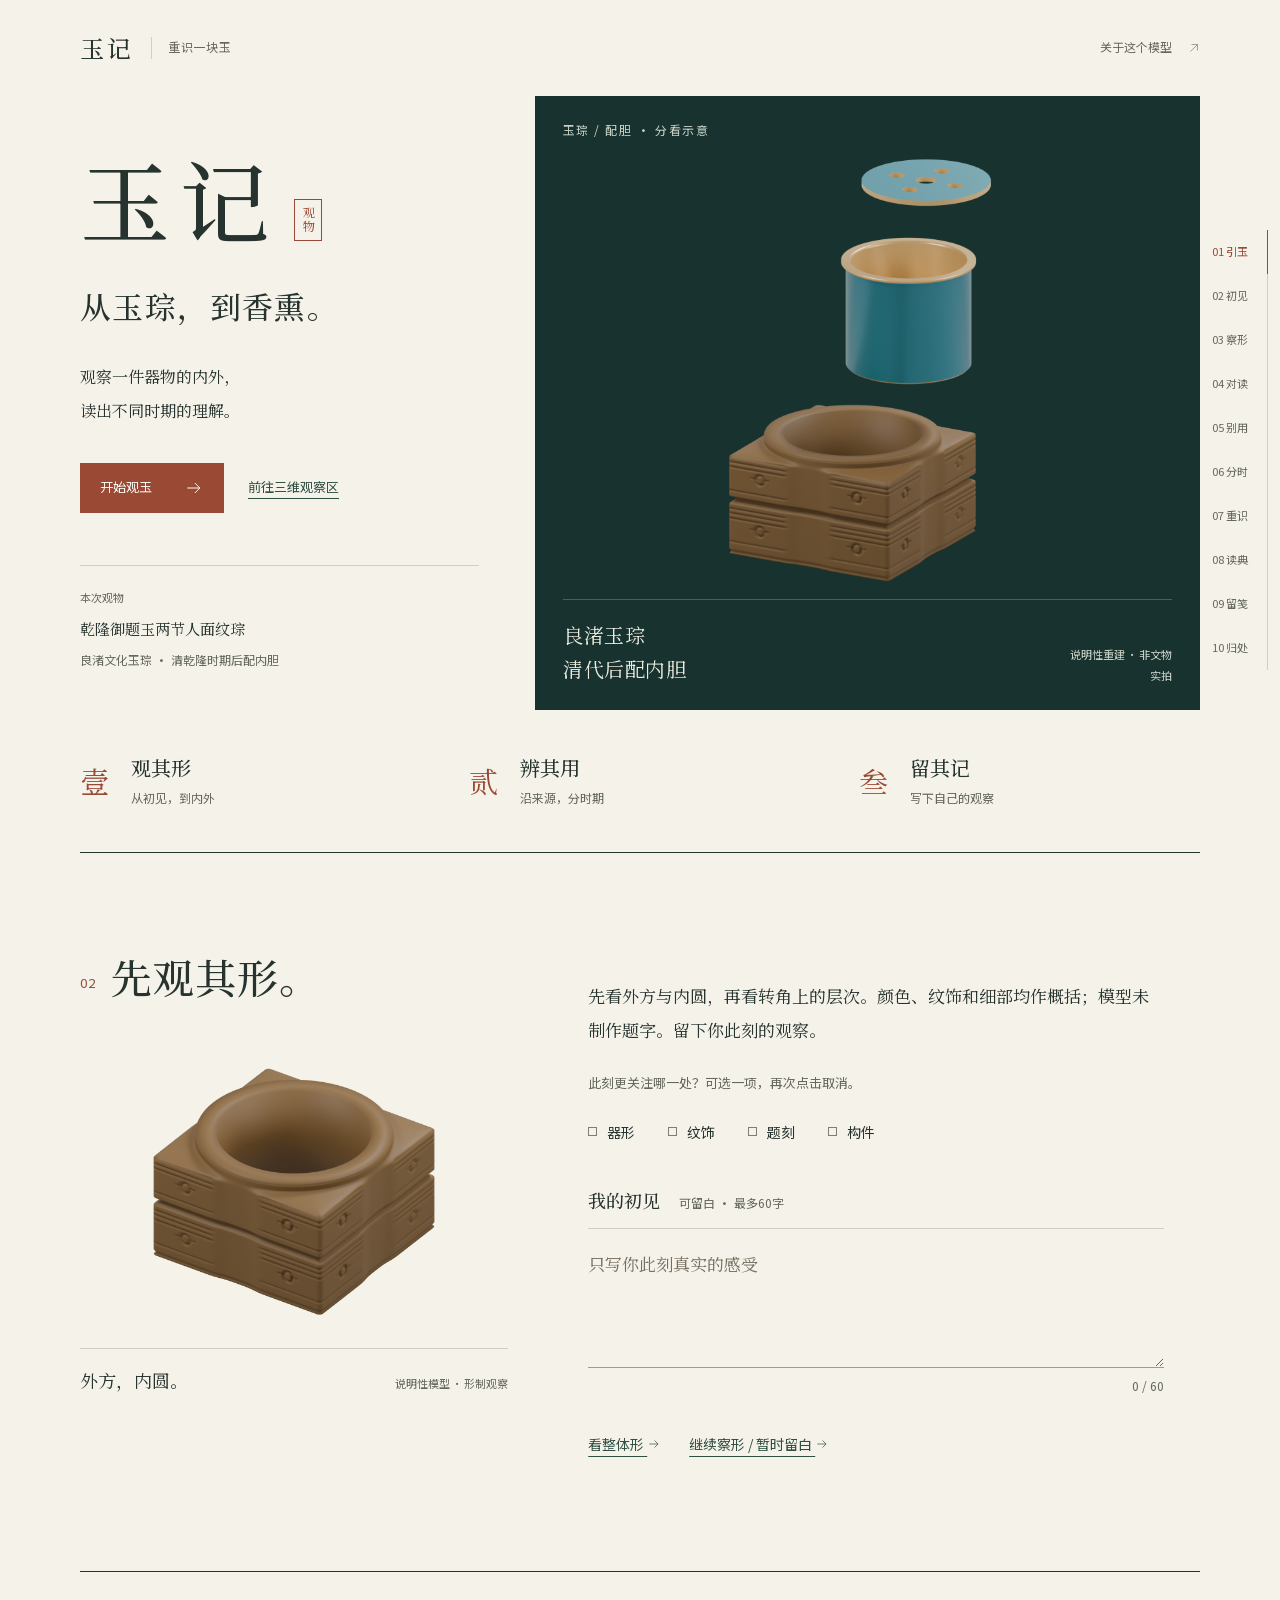
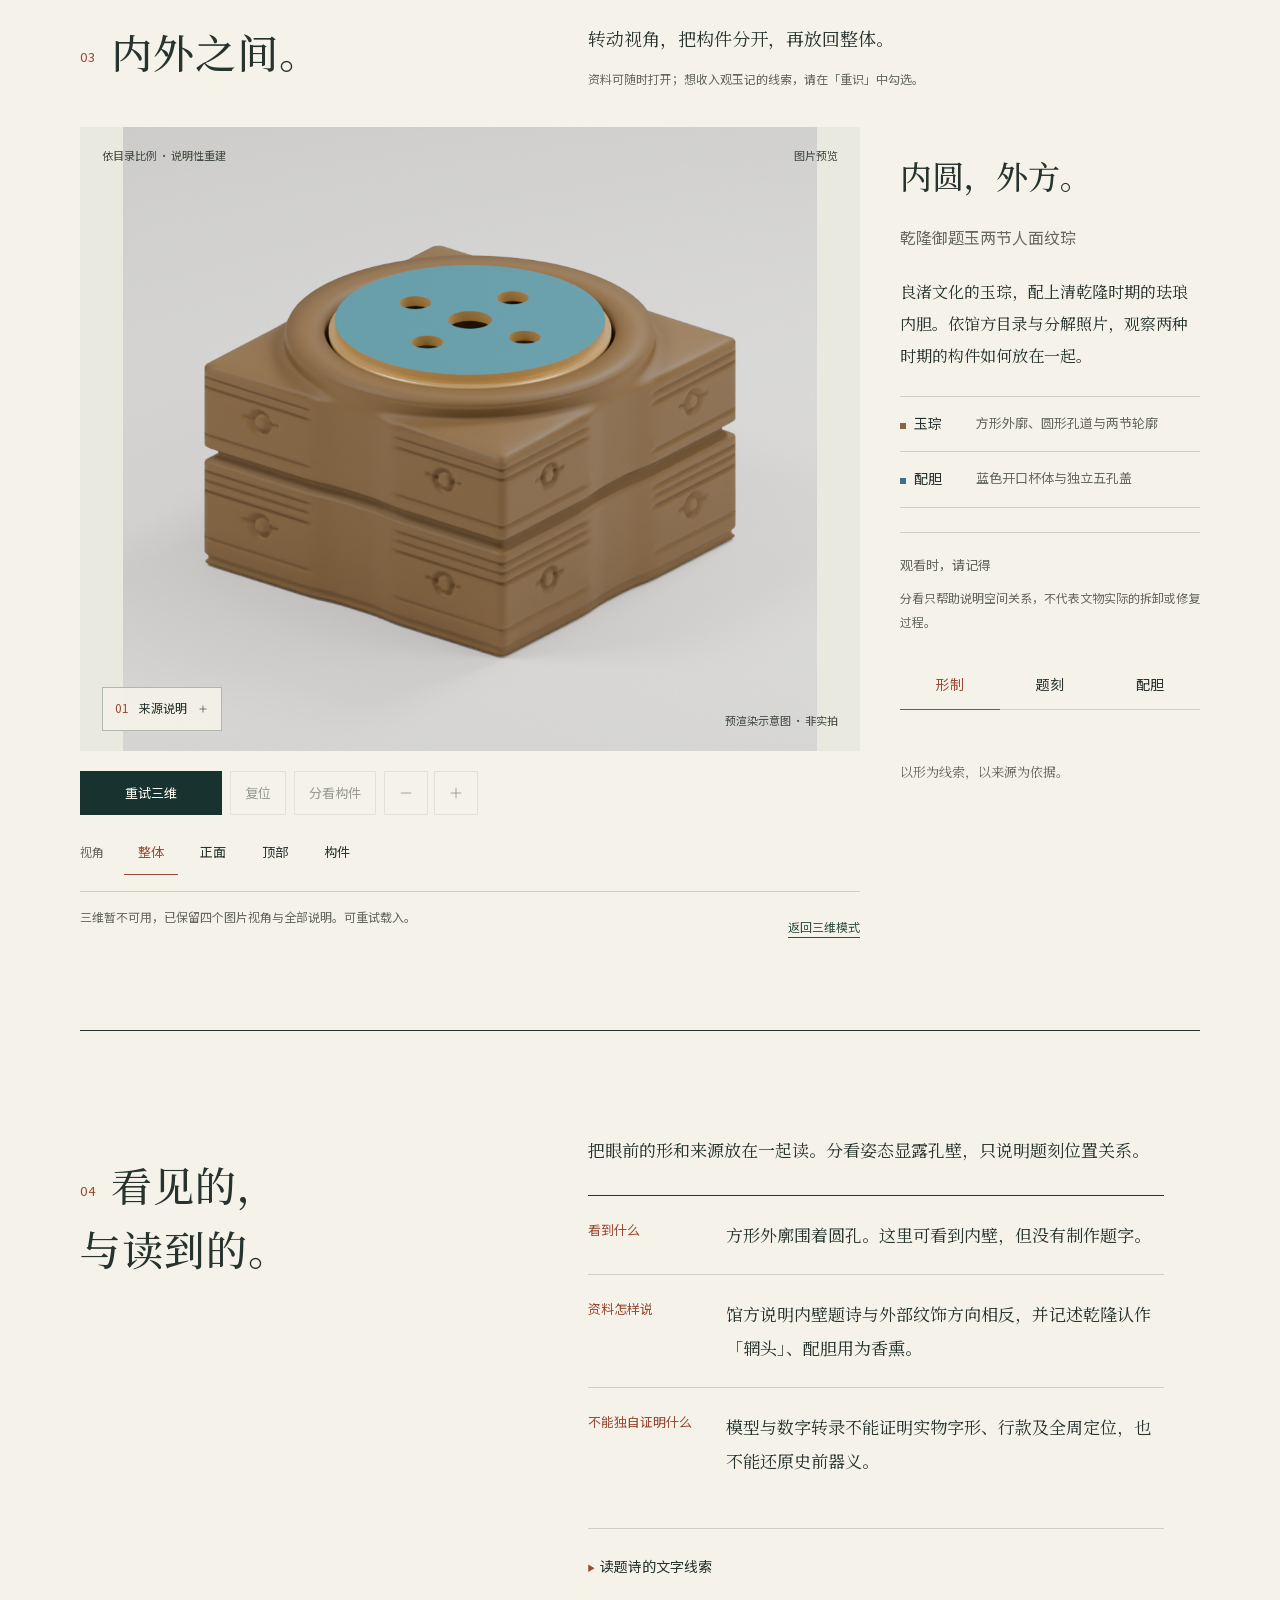
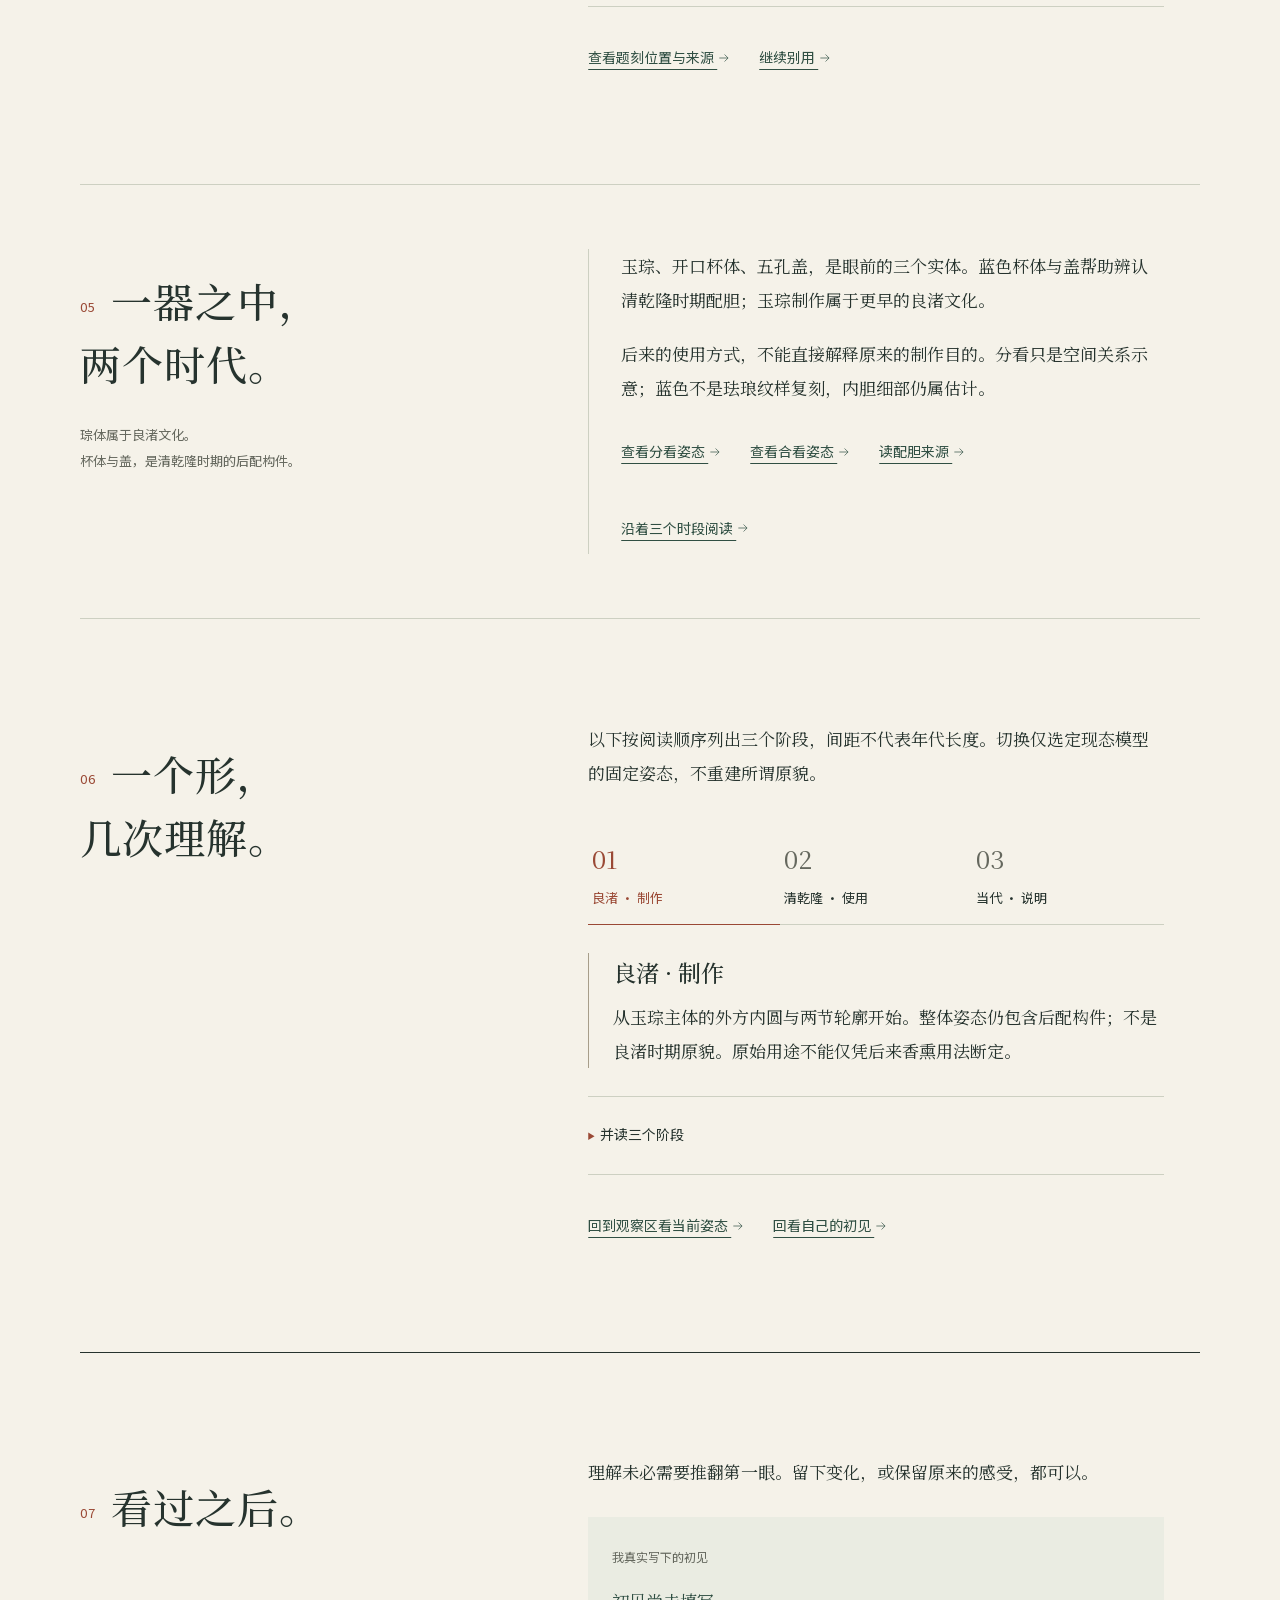
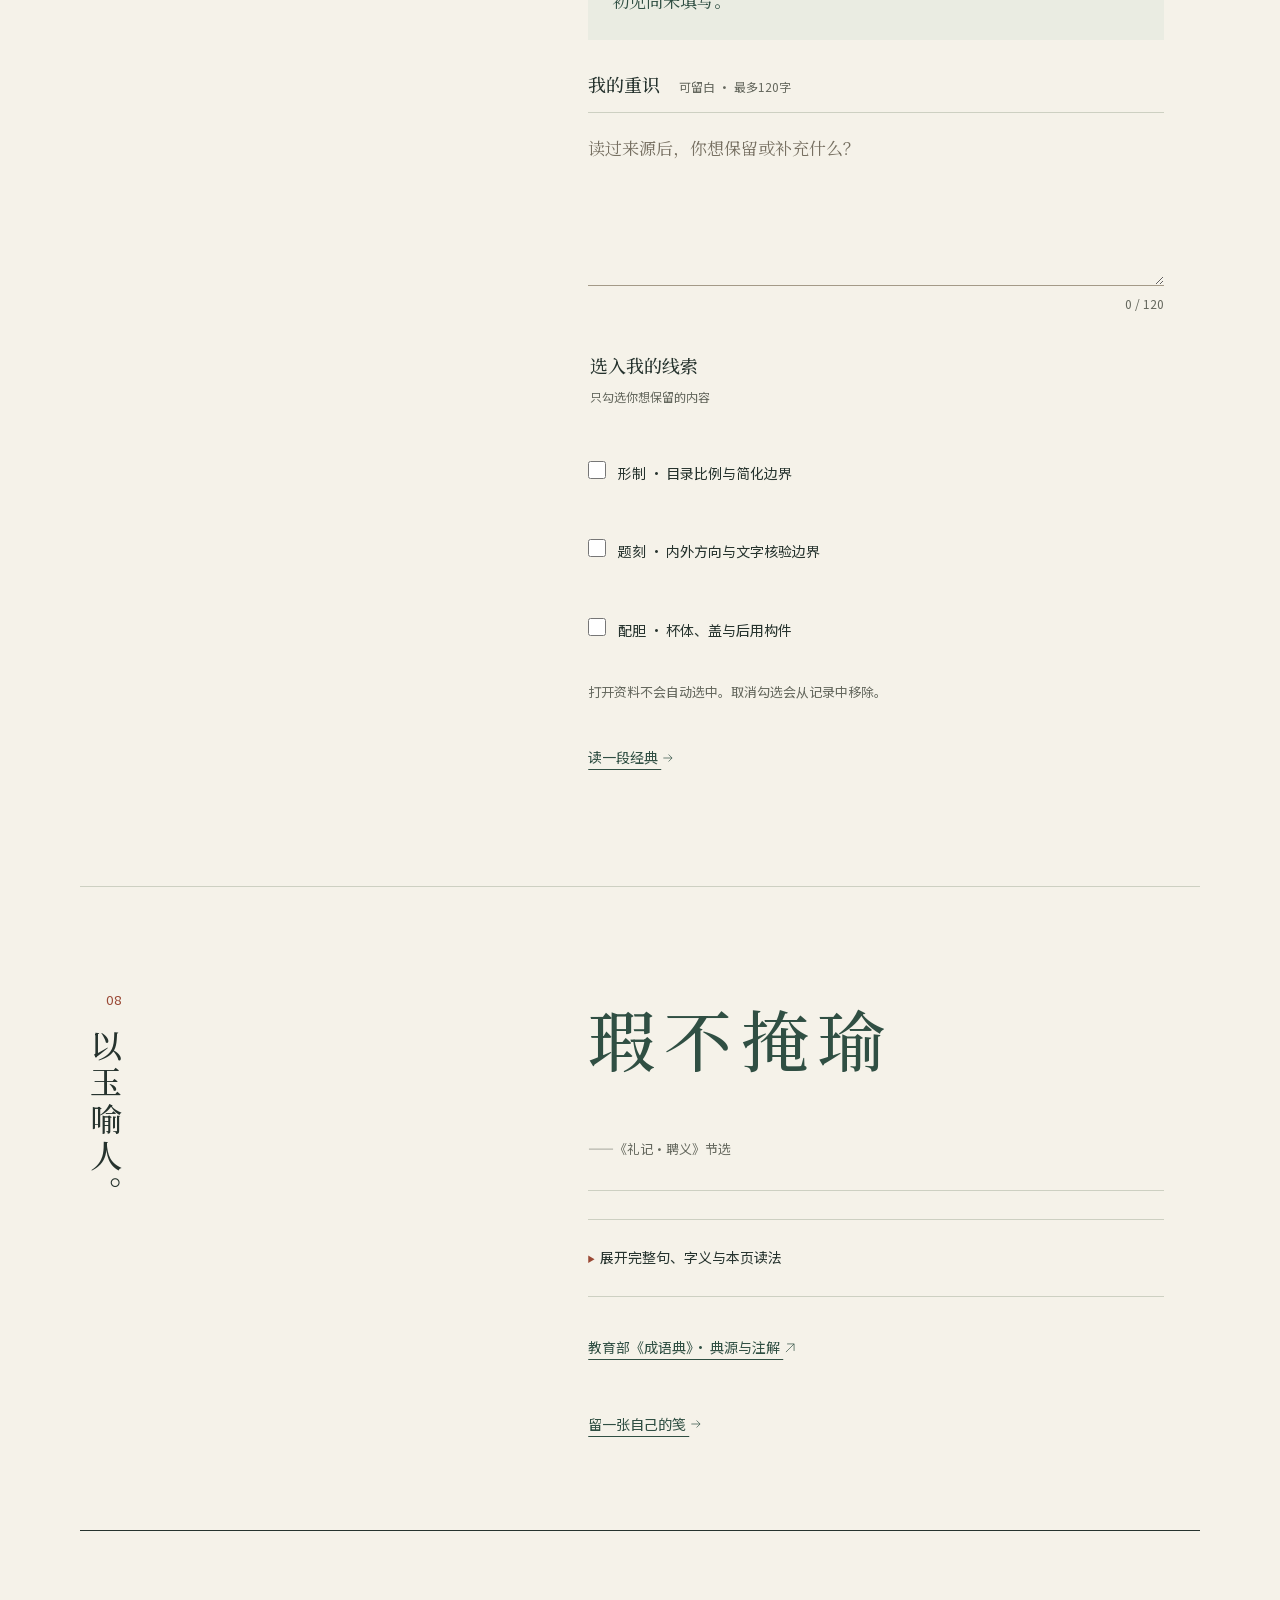
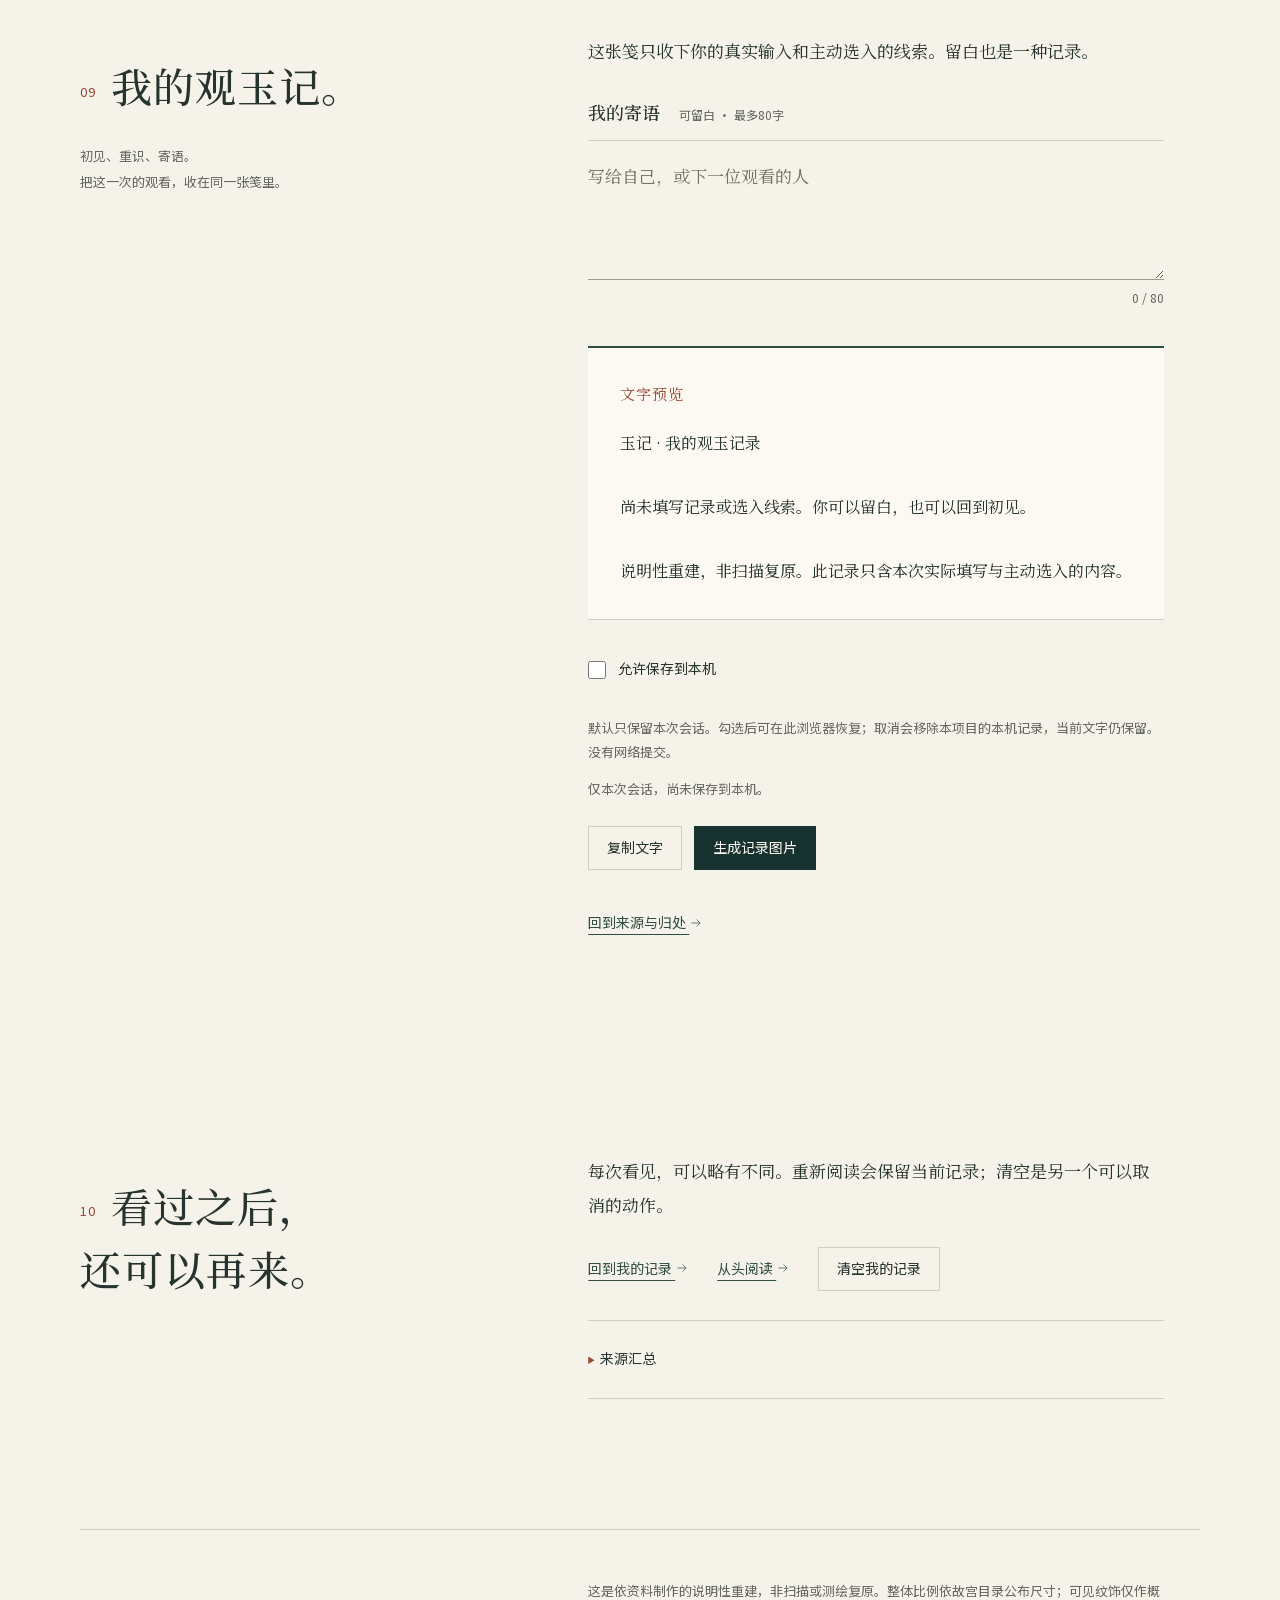
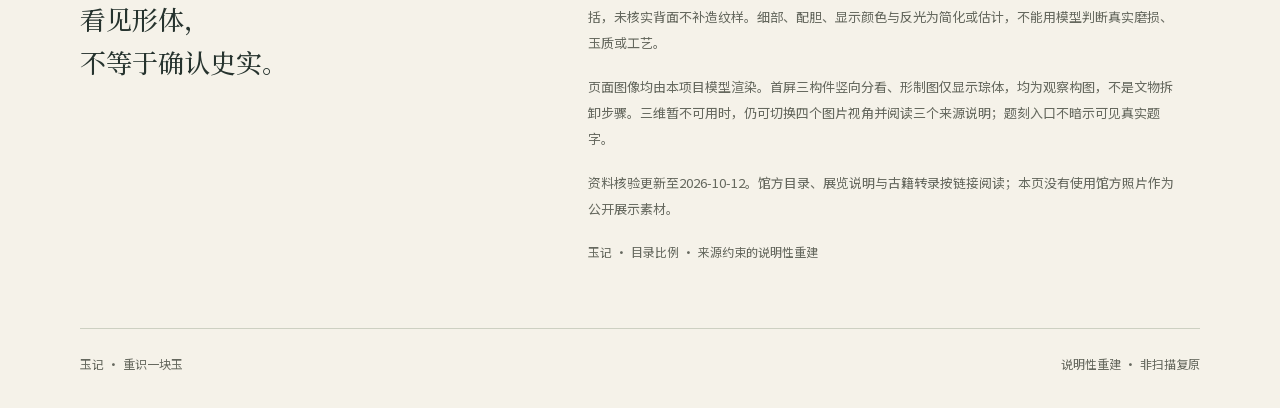
<file: book.html>
<!doctype html>
<html lang="zh-CN">
<head>
  <meta charset="UTF-8">
  <meta name="viewport" content="width=device-width, initial-scale=1">
  <meta name="theme-color" content="#f5f2e9">
  <meta name="description" content="玉记：依目录比例观察乾隆御题玉两节人面纹琮，阅读形制、题刻与配胆的来源。说明性重建，非扫描复原。">
  <title>玉记 · 重识一块玉</title>
  <link rel="icon" href="data:,">
  <link rel="preload" href="./fonts/yuji-book.woff" as="font" type="font/woff" crossorigin>
  <link rel="preload" href="./fonts/yuji-ui.woff" as="font" type="font/woff" crossorigin>
  <script type="module" crossorigin src="./assets/book-DNIT9zGz.js"></script>
  <link rel="modulepreload" crossorigin href="./assets/modulepreload-polyfill-P2Xu9kJm.js">
  <link rel="modulepreload" crossorigin href="./assets/preload-helper-CRzLMJPS.js">
  <link rel="stylesheet" crossorigin href="./assets/book-C7vMOTDB.css">
</head>
<body>
  <a class="skip-link" href="#observatory">跳到观察区</a>
  <header class="site-header">
    <a class="brand" href="#"><span class="seal">玉记</span><span>重识一块玉</span></a>
    <nav aria-label="本页导航"><a href="#about">关于这个模型 <span aria-hidden="true"><svg class="inline-icon" viewBox="0 0 24 24" aria-hidden="true" focusable="false"><path d="M5 19 19 5M7 5h12v12"/></svg></span></a></nav>
  </header>
  <main>
    <nav id="chapter-nav" class="chapter-nav" aria-label="十幕章节">
      <a href="#chapter-01" aria-current="location">01 引玉</a><a href="#chapter-02">02 初见</a><a href="#chapter-03">03 察形</a><a href="#chapter-04">04 对读</a><a href="#chapter-05">05 别用</a><a href="#chapter-06">06 分时</a><a href="#chapter-07">07 重识</a><a href="#chapter-08">08 读典</a><a href="#chapter-09">09 留笺</a><a href="#chapter-10">10 归处</a>
    </nav>
    <section class="intro" id="chapter-01" data-chapter aria-labelledby="title">
      <div class="intro-text">
        <h1 id="title">玉记<span class="title-mark" aria-hidden="true">观物</span></h1>
        <p class="intro-subtitle">从玉琮，到香熏。</p>
        <p class="intro-copy">观察一件器物的内外，<br>读出不同时期的理解。</p>
        <div class="cover-actions"><a class="cover-start" href="#chapter-02">开始观玉 <svg viewBox="0 0 24 24" aria-hidden="true"><path d="M4 12h15M13 6l6 6-6 6"/></svg></a><a class="cover-direct" href="#observatory" data-pose-link="overall">前往三维观察区</a></div>
        <div class="cover-object-name"><span>本次观物</span><p>乾隆御题玉两节人面纹琮</p><p>良渚文化玉琮 · 清乾隆时期后配内胆</p></div>
      </div>
      <figure class="intro-object">
        <span class="plate-caption">玉琮 / 配胆 · 分看示意</span>
        <img src="./editorial/hero.png" width="1400" height="1400" fetchpriority="high" alt="玉琮、蓝色杯体与五孔盖上下分列，呈现器物内外关系的说明性模型。">
        <figcaption><span>良渚玉琮<br>清代后配内胆</span><span>说明性重建 · 非文物实拍</span></figcaption>
      </figure>
      <div class="intro-route" aria-label="阅读线索"><a href="#chapter-02"><span>壹</span><strong>观其形</strong><small>从初见，到内外</small></a><a href="#chapter-04"><span>贰</span><strong>辨其用</strong><small>沿来源，分时期</small></a><a href="#chapter-07"><span>叁</span><strong>留其记</strong><small>写下自己的观察</small></a></div>
    </section>
    <section class="story-chapter initial-chapter" id="chapter-02" data-chapter aria-labelledby="initial-title">
      <div class="chapter-heading"><h2 id="initial-title"><span class="chapter-index">02</span>先观其形。</h2><figure class="form-study"><img src="./editorial/form.png" width="1000" height="1000" loading="lazy" alt="玉琮外方内圆的形制观察示意"><figcaption>外方，内圆。<span>说明性模型 · 形制观察</span></figcaption></figure></div>
      <div class="chapter-copy"><p>先看外方与内圆，再看转角上的层次。颜色、纹饰和细部均作概括；模型未制作题字。留下你此刻的观察。</p>
        <p class="field-hint">此刻更关注哪一处？可选一项，再次点击取消。</p>
        <div class="focus-choices" role="group" aria-label="初见关注"><button data-focus="器形" aria-label="关注器形" data-story-control disabled aria-pressed="false">器形</button><button data-focus="纹饰" aria-label="关注纹饰" data-story-control disabled aria-pressed="false">纹饰</button><button data-focus="题刻" aria-label="关注题刻" data-story-control disabled aria-pressed="false">题刻</button><button data-focus="构件" aria-label="关注构件" data-story-control disabled aria-pressed="false">构件</button></div>
        <label for="initial-note">我的初见 <span>可留白 · 最多60字</span></label><textarea id="initial-note" data-record-field="initialNote" data-story-control disabled rows="3" aria-describedby="initial-count" placeholder="只写你此刻真实的感受"></textarea><p id="initial-count" class="field-count">0 / 60</p>
        <div class="chapter-actions"><a href="#observatory" data-pose-link="overall">看整体形 <svg class="inline-icon" viewBox="0 0 24 24" aria-hidden="true" focusable="false"><path d="M4 12h15M13 6l6 6-6 6"/></svg></a><a href="#chapter-03">继续察形 / 暂时留白 <svg class="inline-icon" viewBox="0 0 24 24" aria-hidden="true" focusable="false"><path d="M4 12h15M13 6l6 6-6 6"/></svg></a></div>
      </div>
    </section>
    <section id="chapter-03" data-chapter aria-labelledby="observe-title">
      <div class="chapter-heading observe-heading"><h2 id="observe-title"><span class="chapter-index">03</span>内外之间。</h2><p>转动视角，把构件分开，再放回整体。<span class="observe-subnote">资料可随时打开；想收入观玉记的线索，请在「重识」中勾选。</span></p></div>
    <section class="observatory" id="observatory" aria-label="三维观察试验">
      <div class="viewer-column">
        <div class="stage" id="stage" data-status="idle" data-view="overall">
          <div class="stage-top"><span class="model-tag">依目录比例 · 说明性重建</span><span id="mode-label">图片预览</span></div>
          <img id="poster" class="poster" src="./fallback/overall.png" width="1000" height="900" alt="依目录比例制作的玉琮、杯体与五孔盖合看预渲染示意图，不是文物实拍" fetchpriority="high">
          <div id="canvas-host" class="canvas-host" aria-label="玉琮与配胆三维视窗"></div>
          <div class="stage-bottom"><button class="evidence-link" id="evidence-toggle" aria-expanded="true" aria-controls="evidence-panel"><span class="annotation-number">01</span> 来源说明 <span aria-hidden="true"><svg class="inline-icon" viewBox="0 0 24 24" aria-hidden="true" focusable="false"><path d="M5 12h14M12 5v14"/></svg></span></button><p id="gesture-hint">可以先阅读说明，或进入三维观察</p></div>
        </div>
        <div class="viewer-controls">
          <div class="control-row"><button class="primary" id="observe">进入三维观察</button><button id="reset" data-needs-model disabled>复位</button><button id="split" data-needs-model disabled aria-pressed="false">分看构件</button><div class="zoom-controls" role="group" aria-label="模型缩放"><button id="zoom-out" data-needs-model disabled aria-label="缩小模型" title="缩小模型"><svg class="inline-icon" viewBox="0 0 24 24" aria-hidden="true" focusable="false"><path d="M5 12h14"/></svg></button><button id="zoom-in" data-needs-model disabled aria-label="放大模型" title="放大模型"><svg class="inline-icon" viewBox="0 0 24 24" aria-hidden="true" focusable="false"><path d="M5 12h14M12 5v14"/></svg></button></div></div>
          <div class="view-row" role="group" aria-label="预设视角"><span>视角</span><button data-view="overall" aria-pressed="true">整体</button><button data-view="front" aria-pressed="false">正面</button><button data-view="top" aria-pressed="false">顶部</button><button data-view="separated" aria-pressed="false">构件</button></div>
        </div>
        <div class="viewer-footer"><p id="status" role="status" aria-live="polite">模型准备中；说明与图片可直接阅读。</p><button class="text-button" id="fallback-toggle" aria-pressed="false">使用图文模式</button></div>
      </div>
      <aside class="reading-panel" aria-labelledby="panel-title">
        <h2 id="panel-title">内圆，外方。</h2>
        <p class="object-name">乾隆御题玉两节人面纹琮</p>
        <p>良渚文化的玉琮，配上清乾隆时期的珐琅内胆。依馆方目录与分解照片，观察两种时期的构件如何放在一起。</p>
        <dl class="object-list"><div><dt><span class="object-dot body-dot"></span>玉琮</dt><dd>方形外廓、圆形孔道与两节轮廓</dd></div><div><dt><span class="object-dot liner-dot"></span>配胆</dt><dd>蓝色开口杯体与独立五孔盖</dd></div></dl>
        <div class="quiet-note"><span class="note-label">观看时，请记得</span><p>分看只帮助说明空间关系，不代表文物实际的拆卸或修复过程。</p></div>
        <div class="evidence-entries" role="group" aria-label="证据入口">
          <button data-evidence="E01_Form" aria-controls="E01_Form" aria-pressed="false">形制</button>
          <button data-evidence="E02_Inscription" aria-controls="E02_Inscription" aria-pressed="false">题刻</button>
          <button data-evidence="E03_Liner" aria-controls="E03_Liner" aria-pressed="false">配胆</button>
        </div>
        <div id="evidence-panel" class="evidence-panel">
          <section id="E01_Form" class="evidence-detail" aria-labelledby="form-title">
            <h3 id="form-title">整体比例，有据可查。</h3>
            <p>故宫目录“玉琮”（新00117974）公布：通高 7.3 cm、内直径 8.9 cm、外边长 11.7 cm。模型以琮体高度为 1，依这些比例制作外方内圆的整体形制。</p>
            <p>目录描述两节人面纹、圆眼与尖眼梢，并记述横线羽冠和口部浮雕。模型据可见正面与侧面概括这些层次，未核实的背面保持无纹。圆形射口、凹槽与倒角为简化；纹样尺寸、位置和线宽仍属估计，不代表精密复原或真实玉质。</p><p>目录未提供完整测量端点与误差，不能据此推算内胆尺寸或整套装配总高。</p>
            <ul class="source-links" aria-label="形制来源"><li><a href="https://www.dpm.org.cn/collection/jade/233768.html" target="_blank" rel="noopener noreferrer">故宫博物院 · 玉琮目录</a></li><li><a href="https://intl.dpm.org.cn/Jade/85231.html" target="_blank" rel="noopener noreferrer">故宫博物院 · 双语藏品目录</a></li></ul>
            <p class="source-note">两条目录来自同一馆方，不是两套独立测绘。链接在新窗口打开。</p>
          </section>
          <section id="E02_Inscription" class="evidence-detail" aria-labelledby="inscription-title">
            <h3 id="inscription-title">文字所在，方向相反。</h3>
            <p>馆方描述琮内壁题诗与外部纹饰方向相反，并解释乾隆将玉琮认作“辋头”、配胆改作香熏的过程。这里用分看姿态显露孔壁，帮助理解位置关系。</p>
            <p>模型未制作题字。已有馆方诗文转录，古籍数字转录也收有同名《题汉玉辋头瓶》；文献文字不能替代实物字形与行款。完整字形、刻痕及全周定位尚未核对，页面不补造刻字。</p>
            <ul class="source-links" aria-label="题刻来源"><li><a href="https://intl.dpm.org.cn/Jade/85231.html" target="_blank" rel="noopener noreferrer">故宫博物院 · 题诗与方向描述</a></li><li><a href="https://www.hkpm.org.hk/sc/visit/audio-guide/g1-architechure-collection-heritage" target="_blank" rel="noopener noreferrer">香港故宫 · 语音导赏 1104</a></li><li><a href="https://www.shidianguji.com/book/SK3122/chapter/1kg0rprzo3ksp" target="_blank" rel="noopener noreferrer">识典古籍 · 御制诗四集卷六十三</a></li></ul>
            <p class="source-note">古籍仅核对数字转录，未核影印版叶；改用只写清乾隆时期，不指定精确年份。链接在新窗口打开。</p>
          </section>
          <section id="E03_Liner" class="evidence-detail" aria-labelledby="liner-title">
            <h3 id="liner-title">杯体与盖，分开来看。</h3>
            <p>香港故宫将内胆归为清乾隆时期的掐丝珐琅。馆方分解照片可见蓝色开口杯体和独立圆盖；盖有五孔，中间一孔、周围四孔。模型用三个实体呈现玉琮、杯体与盖的关系。</p>
            <p>内胆尺寸尚属估计。杯底、壁厚、装配间隙、盖厚和孔径均无完整测量依据；蓝色杯体与金色口沿依照片作材质区分，颜色和反光是展示参数，没有复刻珐琅图案或题诗。</p>
            <ul class="source-links" aria-label="配胆来源"><li><a href="https://www.hkpm.org.hk/sc/exhibition/entering-the-forbidden-city-architecture-collection-and-heritage" target="_blank" rel="noopener noreferrer">香港故宫 · 重点展品与分解照片</a></li><li><a href="https://www.hkpm.org.hk/sc/visit/audio-guide/g1-architechure-collection-heritage" target="_blank" rel="noopener noreferrer">香港故宫 · 语音导赏 1104</a></li></ul>
            <p class="source-note">照片支持外观和构件关系，不提供毫米尺寸。分看运动是观察示意。链接在新窗口打开。</p>
          </section>
        </div>
        <div class="panel-end"><span>以形为线索，以来源为依据。</span></div>
      </aside>
    </section>
    </section>
    <section class="story-chapter" id="chapter-04" data-chapter aria-labelledby="compare-title">
      <div class="chapter-heading"><h2 id="compare-title"><span class="chapter-index">04</span>看见的，<br>与读到的。</h2></div>
      <div class="chapter-copy"><p>把眼前的形和来源放在一起读。分看姿态显露孔壁，只说明题刻位置关系。</p>
        <dl class="compare-lines"><div><dt>看到什么</dt><dd>方形外廓围着圆孔。这里可看到内壁，但没有制作题字。</dd></div><div><dt>资料怎样说</dt><dd>馆方说明内壁题诗与外部纹饰方向相反，并记述乾隆认作「辋头」、配胆用为香熏。</dd></div><div><dt>不能独自证明什么</dt><dd>模型与数字转录不能证明实物字形、行款及全周定位，也不能还原史前器义。</dd></div></dl>
        <details class="poem-reading"><summary>读题诗的文字线索</summary><p class="poem">辋头于古不为重，重以历今千百年。</p><p class="source-note">《题汉玉辋头瓶》节选，据故宫目录数字转录。诗题的「汉」是乾隆当时的认识，不代表今天将玉琮断为汉代。</p><p>诗题中的「辋头」连接着馆方记述的后用理解；不能以诗题证明玉琮的原始用途。题诗文字与数字转录不能替代实物字形、行款及刻痕核验。</p><a href="https://intl.dpm.org.cn/Jade/85231.html" target="_blank" rel="noopener noreferrer">核对馆方题诗原文 <svg class="inline-icon" viewBox="0 0 24 24" aria-hidden="true" focusable="false"><path d="M5 19 19 5M7 5h12v12"/></svg></a></details>
        <div class="chapter-actions"><a href="#observatory" data-open-evidence="E02_Inscription">查看题刻位置与来源 <svg class="inline-icon" viewBox="0 0 24 24" aria-hidden="true" focusable="false"><path d="M4 12h15M13 6l6 6-6 6"/></svg></a><a href="#chapter-05">继续别用 <svg class="inline-icon" viewBox="0 0 24 24" aria-hidden="true" focusable="false"><path d="M4 12h15M13 6l6 6-6 6"/></svg></a></div>
      </div>
    </section>
    <section class="story-chapter use-chapter" id="chapter-05" data-chapter aria-labelledby="use-title">
      <div class="chapter-heading"><h2 id="use-title"><span class="chapter-index">05</span>一器之中，<br>两个时代。</h2><p class="chapter-aside">琮体属于良渚文化。<br>杯体与盖，是清乾隆时期的后配构件。</p></div>
      <div class="chapter-copy"><p>玉琮、开口杯体、五孔盖，是眼前的三个实体。蓝色杯体与盖帮助辨认清乾隆时期配胆；玉琮制作属于更早的良渚文化。</p><p>后来的使用方式，不能直接解释原来的制作目的。分看只是空间关系示意；蓝色不是珐琅纹样复刻，内胆细部仍属估计。</p><div class="chapter-actions"><a href="#observatory" data-pose-link="separated">查看分看姿态 <svg class="inline-icon" viewBox="0 0 24 24" aria-hidden="true" focusable="false"><path d="M4 12h15M13 6l6 6-6 6"/></svg></a><a href="#observatory" data-pose-link="overall">查看合看姿态 <svg class="inline-icon" viewBox="0 0 24 24" aria-hidden="true" focusable="false"><path d="M4 12h15M13 6l6 6-6 6"/></svg></a><a href="#observatory" data-open-evidence="E03_Liner">读配胆来源 <svg class="inline-icon" viewBox="0 0 24 24" aria-hidden="true" focusable="false"><path d="M4 12h15M13 6l6 6-6 6"/></svg></a></div><a class="chapter-next" href="#chapter-06">沿着三个时段阅读 <svg class="inline-icon" viewBox="0 0 24 24" aria-hidden="true" focusable="false"><path d="M4 12h15M13 6l6 6-6 6"/></svg></a></div>
    </section>
    <section class="story-chapter" id="chapter-06" data-chapter aria-labelledby="time-title">
      <div class="chapter-heading"><h2 id="time-title"><span class="chapter-index">06</span>一个形，<br>几次理解。</h2></div>
      <div class="chapter-copy"><p>以下按阅读顺序列出三个阶段，间距不代表年代长度。切换仅选定现态模型的固定姿态，不重建所谓原貌。</p>
        <div class="era-controls" role="group" aria-label="阅读时段"><button data-era="liangzhu" data-story-control disabled aria-pressed="true">良渚 · 制作</button><button data-era="qing" data-story-control disabled aria-pressed="false">清乾隆 · 使用</button><button data-era="today" data-story-control disabled aria-pressed="false">当代 · 说明</button></div>
        <div id="era-copy" class="quiet-note" role="status"><h3>良渚 · 制作</h3><p>从玉琮主体的外方内圆与两节轮廓开始。整体姿态仍包含后配构件；不是良渚时期原貌。原始用途不能仅凭后来香熏用法断定。</p></div>
        <details class="time-reading"><summary>并读三个阶段</summary><p>良渚制作：玉琮主体；原始器义与制作目的仍需更多研究。</p><p>清乾隆使用：館方记载认作「辋头」并配胆作香熏；分看现态三实体，以辨明后用构件。</p><p>当代说明：从现有目录、描述与照片制作说明性模型；正面视角与颜色帮助阅读，细部仍有缺口。</p></details>
        <div class="chapter-actions"><a id="era-view-link" href="#observatory">回到观察区看当前姿态 <svg class="inline-icon" viewBox="0 0 24 24" aria-hidden="true" focusable="false"><path d="M4 12h15M13 6l6 6-6 6"/></svg></a><a href="#chapter-07">回看自己的初见 <svg class="inline-icon" viewBox="0 0 24 24" aria-hidden="true" focusable="false"><path d="M4 12h15M13 6l6 6-6 6"/></svg></a></div>
      </div>
    </section>
    <section class="story-chapter reflection-chapter" id="chapter-07" data-chapter aria-labelledby="revised-title">
      <div class="chapter-heading"><h2 id="revised-title"><span class="chapter-index">07</span>看过之后。</h2></div>
      <div class="chapter-copy"><p>理解未必需要推翻第一眼。留下变化，或保留原来的感受，都可以。</p><div class="note-echo"><span class="note-label">我真实写下的初见</span><p id="initial-echo">初见尚未填写。</p></div>
        <label for="revised-note">我的重识 <span>可留白 · 最多120字</span></label><textarea id="revised-note" data-record-field="revisedNote" data-story-control disabled rows="4" aria-describedby="revised-count" placeholder="读过来源后，你想保留或补充什么？"></textarea><p id="revised-count" class="field-count">0 / 120</p>
        <fieldset class="select-evidence"><legend>选入我的线索 <span>只勾选你想保留的内容</span></legend><label><input type="checkbox" data-select-evidence="E01_Form" data-story-control disabled>形制 · 目录比例与简化边界</label><label><input type="checkbox" data-select-evidence="E02_Inscription" data-story-control disabled>题刻 · 内外方向与文字核验边界</label><label><input type="checkbox" data-select-evidence="E03_Liner" data-story-control disabled>配胆 · 杯体、盖与后用构件</label></fieldset>
        <p class="field-hint">打开资料不会自动选中。取消勾选会从记录中移除。</p><a class="chapter-next" href="#chapter-08">读一段经典 <svg class="inline-icon" viewBox="0 0 24 24" aria-hidden="true" focusable="false"><path d="M4 12h15M13 6l6 6-6 6"/></svg></a>
      </div>
    </section>
    <section class="story-chapter classic-chapter" id="chapter-08" data-chapter aria-labelledby="classic-title">
      <div class="chapter-heading"><h2 id="classic-title"><span class="chapter-index">08</span>以玉喻人。</h2></div>
      <div class="chapter-copy"><blockquote id="classic-excerpt">瑕不掩瑜</blockquote><p class="classic-credit">——《礼记·聘义》节选</p><details id="classic-details"><summary>展开完整句、字义与本页读法</summary><p id="classic-full" class="poem">瑕不掩瑜，瑜不掩瑕，忠也。</p><p>底本常见「揜」字，通「掩」；本页采用通行字。瑕指玉的斑点，瑜指玉的光彩；原文以玉比德。</p><p>本页的当代读法：留意长处，也不忽略局限，容许观察逐步改变。这是阅读邀请，不能据此推断良渚时期的器义，也不自动成为你的观点。</p></details><a id="classic-source" href="https://dict.idioms.moe.edu.tw/idiomView.jsp?ID=78432&amp;la=0&amp;webMd=2" target="_blank" rel="noopener noreferrer">教育部《成语典》· 典源与注解 <svg class="inline-icon" viewBox="0 0 24 24" aria-hidden="true" focusable="false"><path d="M5 19 19 5M7 5h12v12"/></svg></a><a class="chapter-next" href="#chapter-09">留一张自己的笺 <svg class="inline-icon" viewBox="0 0 24 24" aria-hidden="true" focusable="false"><path d="M4 12h15M13 6l6 6-6 6"/></svg></a></div>
    </section>
    <section class="story-chapter record-chapter" id="chapter-09" data-chapter aria-labelledby="message-title">
      <div class="chapter-heading"><h2 id="message-title"><span class="chapter-index">09</span>我的观玉记。</h2><p class="chapter-aside">初见、重识、寄语。<br>把这一次的观看，收在同一张笺里。</p></div>
      <div class="chapter-copy"><p>这张笺只收下你的真实输入和主动选入的线索。留白也是一种记录。</p><label for="final-message">我的寄语 <span>可留白 · 最多80字</span></label><textarea id="final-message" data-record-field="finalMessage" data-story-control disabled rows="3" aria-describedby="message-count" placeholder="写给自己，或下一位观看的人"></textarea><p id="message-count" class="field-count">0 / 80</p>
        <div class="record-paper"><p class="eyebrow">文字预览</p><pre id="record-text">尚未填写记录或选入线索。</pre></div>
        <label class="consent-label"><input id="save-consent" type="checkbox" data-story-control disabled>允许保存到本机</label><p class="field-hint">默认只保留本次会话。勾选后可在此浏览器恢复；取消会移除本项目的本机记录，当前文字仍保留。没有网络提交。</p><p id="storage-status" role="status">仅本次会话，尚未保存到本机。</p>
        <div class="record-actions"><button id="copy-record" data-story-control disabled>复制文字</button><button id="generate-image" data-story-control disabled>生成记录图片</button></div><p id="record-status" role="status" aria-live="polite"></p>
        <div id="copy-fallback-wrap" hidden><label for="copy-fallback">复制未成功，请选取下方文字手动复制</label><textarea id="copy-fallback" readonly rows="7"></textarea></div>
        <div id="image-output" hidden><img id="image-preview" alt="由你的观玉记录生成的原创方圆线形与文字图片"><a id="download-image" class="chapter-next" download="玉记-我的观玉记录.png">下载PNG图片 <svg class="inline-icon" viewBox="0 0 24 24" aria-hidden="true" focusable="false"><path d="M12 4v15M6 13l6 6 6-6"/></svg></a><p class="field-hint">下载由浏览器处理。图片生成不表示已保存到相册。</p></div>
        <a class="chapter-next" href="#chapter-10">回到来源与归处 <svg class="inline-icon" viewBox="0 0 24 24" aria-hidden="true" focusable="false"><path d="M4 12h15M13 6l6 6-6 6"/></svg></a>
      </div>
    </section>
    <section id="chapter-10" data-chapter aria-labelledby="return-title">
      <div class="story-chapter return-chapter"><div class="chapter-heading"><h2 id="return-title"><span class="chapter-index">10</span>看过之后，<br>还可以再来。</h2></div><div class="chapter-copy"><p>每次看见，可以略有不同。重新阅读会保留当前记录；清空是另一个可以取消的动作。</p><div class="chapter-actions"><a href="#chapter-09">回到我的记录 <svg class="inline-icon" viewBox="0 0 24 24" aria-hidden="true" focusable="false"><path d="M4 12h15M13 6l6 6-6 6"/></svg></a><a id="read-again" href="#chapter-01">从头阅读 <svg class="inline-icon" viewBox="0 0 24 24" aria-hidden="true" focusable="false"><path d="M4 12h15M13 6l6 6-6 6"/></svg></a><button id="clear-record" data-story-control disabled>清空我的记录</button></div><div id="clear-confirmation" hidden role="group" aria-label="确认清空记录"><p>清空初见、重识、寄语与所选线索，并移除本机记录？此操作会取消本机保存。</p><button id="confirm-clear">确认清空</button><button id="cancel-clear">取消，保留记录</button></div><details class="source-summary"><summary>来源汇总</summary><ul class="source-links"><li><a href="https://www.dpm.org.cn/collection/jade/233768.html" target="_blank" rel="noopener noreferrer">故宫博物院 · 玉琮目录</a></li><li><a href="https://intl.dpm.org.cn/Jade/85231.html" target="_blank" rel="noopener noreferrer">故宫博物院 · 双语目录与题诗</a></li><li><a href="https://www.hkpm.org.hk/sc/exhibition/entering-the-forbidden-city-architecture-collection-and-heritage" target="_blank" rel="noopener noreferrer">香港故宫 · 展品与分解照片</a></li><li><a href="https://www.hkpm.org.hk/sc/visit/audio-guide/g1-architechure-collection-heritage" target="_blank" rel="noopener noreferrer">香港故宫 · 语音导赏1104</a></li><li><a href="https://www.shidianguji.com/book/SK3122/chapter/1kg0rprzo3ksp" target="_blank" rel="noopener noreferrer">识典古籍 · 御制诗四集卷六十三</a></li><li><a href="https://dict.idioms.moe.edu.tw/idiomView.jsp?ID=78432&amp;la=0&amp;webMd=2" target="_blank" rel="noopener noreferrer">教育部《成语典》·《聘义》典源</a></li></ul></details></div></div>
    <section id="about" class="about" aria-labelledby="about-title"><div><h2 id="about-title">看见形体，<br>不等于确认史实。</h2></div><div class="about-copy"><p>这是依资料制作的说明性重建，非扫描或测绘复原。整体比例依故宫目录公布尺寸；可见纹饰仅作概括，未核实背面不补造纹样。细部、配胆、显示颜色与反光为简化或估计，不能用模型判断真实磨损、玉质或工艺。</p><p>页面图像均由本项目模型渲染。首屏三构件竖向分看、形制图仅显示琮体，均为观察构图，不是文物拆卸步骤。三维暂不可用时，仍可切换四个图片视角并阅读三个来源说明；题刻入口不暗示可见真实题字。</p><p>资料核验更新至2026-10-12。馆方目录、展览说明与古籍转录按链接阅读；本页没有使用馆方照片作为公开展示素材。</p><p class="version-line">玉记 · 目录比例 · 来源约束的说明性重建</p></div></section>
    </section>
  </main>
  <footer class="site-footer"><span>玉记 · 重识一块玉</span><span>说明性重建 · 非扫描复原</span></footer>
  <noscript><p class="noscript-note">浏览器未启用 JavaScript。十幕正文、来源与同版模型预渲染图仍可阅读；交互记录、复制和图片生成暂不可用。</p></noscript>
</body>
</html>
</file>
<file: assets/book-C7vMOTDB.css>
@font-face{font-family:Yuji Book;src:url(../fonts/yuji-book.woff)format("woff");font-style:normal;font-weight:400 600;font-display:swap}@font-face{font-family:Yuji UI;src:url(../fonts/yuji-ui.woff)format("woff");font-style:normal;font-weight:400;font-display:swap}:root{--lightningcss-light:initial;--lightningcss-dark: ;color-scheme:light;--paper:#f6f2e9;--sheet:#faf7ef;--ink:#302e29;--muted:#68645a;--line:#cec7b9;--green:#475b4d;--red:#874b3d;--book:"Yuji Book", "Noto Serif SC", "Songti SC", "SimSun", serif;--ui:"Yuji UI", "PingFang SC", "Microsoft YaHei", sans-serif;--section-space:clamp(56px, 7vw, 104px);font:400 16px/1.9 var(--book);font-synthesis:none;color:var(--ink);background:var(--paper)}*{box-sizing:border-box}html{scroll-behavior:smooth;scroll-padding-top:32px}body{margin:0}[hidden]{display:none!important}::selection{color:#302e29;background:#e0d8c5}p,h1,h2,h3,figure,blockquote,dt,dd{margin:0}p{line-height:2}h1,h2,h3{font-family:var(--book);text-wrap:balance;font-weight:500}h1{font-size:60px;line-height:1.5}h2{font-size:34px;line-height:1.65}h3{font-size:23px;line-height:1.7}a{color:inherit;text-underline-offset:6px;text-decoration-thickness:1px}a:hover{color:var(--red)}button,textarea,input,summary,a{-webkit-tap-highlight-color:transparent}button,a{touch-action:manipulation}button{font:400 14px/1.6 var(--ui);color:var(--ink);border:1px solid var(--line);cursor:pointer;background:0 0;border-radius:0;min-height:44px;padding:10px 18px;transition:border-color .16s,color .16s,background-color .16s}button:hover:not(:disabled){border-color:var(--ink);color:var(--red)}button:disabled{opacity:.45;cursor:not-allowed}button:focus-visible,a:focus-visible,textarea:focus-visible,input:focus-visible,summary:focus-visible{outline:2px solid var(--red);outline-offset:4px}.skip-link{z-index:10;background:var(--sheet);padding:8px 16px;position:absolute;top:12px;left:24px;transform:translateY(-200%)}.skip-link:focus{transform:none}main,.site-header,.site-footer{width:min(100% - 112px,1240px);margin-inline:auto}.site-header,.site-footer{justify-content:space-between;align-items:center;gap:24px;display:flex}.brand{align-items:center;gap:20px;text-decoration:none;display:flex}.brand>span:last-child{letter-spacing:.12em;font-size:14px}.seal{writing-mode:vertical-rl;width:36px;min-height:58px;font:500 23px/1.2 var(--book);letter-spacing:.1em;border:1px solid var(--red);color:var(--red);justify-content:center;align-items:center;display:flex}.site-header nav{font:13px/1.8 var(--ui);color:var(--muted)}.site-header nav a{align-items:center;min-height:44px;text-decoration:none;display:inline-flex}.site-header nav span{margin-left:16px}.chapter-nav{border-bottom:1px solid var(--line);font:13px/1.65 var(--ui);color:var(--muted);grid-template-columns:repeat(10,minmax(0,1fr));gap:12px;padding:12px 0;display:grid}.chapter-nav a{border-bottom:1px solid #0000;justify-content:center;align-items:center;min-height:44px;padding:8px 0;text-decoration:none;display:flex}.chapter-nav a[aria-current]{color:var(--red);border-bottom-color:var(--red)}.eyebrow{font:12px/1.8 var(--ui);color:var(--muted);letter-spacing:.06em}.short-rule{display:none}.intro{grid-template-columns:minmax(0,.95fr) minmax(0,1.05fr);align-items:center;gap:64px;padding:56px 0 72px;display:grid}.intro-text{grid-template-columns:minmax(0,1fr) auto;align-items:start;gap:24px 32px;padding:28px 0;display:grid}.intro-text>.eyebrow{color:var(--red);grid-area:1/1;padding-top:8px}.intro h1{writing-mode:vertical-rl;text-orientation:mixed;letter-spacing:.1em;text-wrap:nowrap;grid-area:1/2/4;font-size:clamp(44px,4.25vw,60px);line-height:1.6}.intro-copy{grid-area:2/1;max-width:18em;font-size:17px;line-height:2.1}.intro-copy>span{font:13px/1.95 var(--ui);color:var(--muted);margin-top:24px;display:block}.chapter-next{font:14px/1.9 var(--ui);color:var(--green);min-height:44px;margin-top:28px;padding:12px 0;text-decoration:underline;display:inline-block}.chapter-copy>.chapter-next{max-width:100%;display:table}.intro .chapter-next{grid-area:3/1;align-self:end;margin:0;font-size:14px}.intro .chapter-next span{margin-left:12px}.intro-object{min-width:0}.intro-object img{width:100%;height:auto;display:block}.intro-object figcaption{border-top:1px solid var(--line);font:12px/1.8 var(--ui);color:var(--muted);flex-direction:column;gap:4px;margin-top:16px;padding-top:16px;display:flex}.intro-object figcaption span:first-child{font:500 16px/1.9 var(--book);color:var(--ink)}.story-chapter{padding:var(--section-space) 0;border-top:1px solid var(--line);grid-template-columns:minmax(160px,.48fr) minmax(0,1fr);gap:72px;display:grid}.chapter-heading{border-right:1px solid var(--line);padding-right:36px}.chapter-heading>.eyebrow{color:var(--red);text-align:right}.chapter-heading h2{writing-mode:vertical-rl;text-orientation:mixed;letter-spacing:.08em;text-wrap:nowrap;margin:28px 0 0 auto;font-size:32px;line-height:1.8}.chapter-copy{min-width:0;max-width:37rem;font-size:17px}.chapter-copy p{overflow-wrap:anywhere}.chapter-copy>p+p{margin-top:20px}.chapter-actions{flex-wrap:wrap;align-items:center;gap:8px 28px;margin-top:24px;display:flex}.chapter-actions a,.chapter-copy>a:not(.chapter-next){color:var(--green);font:14px/1.9 var(--ui);overflow-wrap:anywhere;min-height:44px;padding:10px 0;display:inline-block}.chapter-actions button{font-size:14px}.field-hint,.chapter-copy .source-note,#storage-status,#record-status{font:13px/1.9 var(--ui);color:var(--muted)}.chapter-copy .field-hint{margin-top:24px}.focus-choices,.era-controls,.record-actions{flex-wrap:wrap;gap:12px;margin:14px 0 28px;display:flex}.focus-choices{gap:12px 24px}.focus-choices button{text-align:left;border:0;border-bottom:1px solid #0000;min-width:56px;padding-inline:0}.focus-choices button:before{content:"";vertical-align:2px;border:1px solid #827d70;width:7px;height:7px;margin-right:10px;display:inline-block}.focus-choices button[aria-pressed=true]{color:var(--red);border-bottom-color:var(--red)}.focus-choices button[aria-pressed=true]:before{background:var(--red);border-color:var(--red)}.chapter-copy label{font:500 18px/1.8 var(--book);margin:32px 0 12px;display:block}.chapter-copy label>span,.select-evidence legend>span{font:12px/1.9 var(--ui);color:var(--muted);margin-left:14px}.chapter-copy textarea{resize:vertical;border:0;border-top:1px solid var(--line);background:var(--sheet);width:100%;min-height:122px;color:var(--ink);font:400 17px/2 var(--book);caret-color:var(--red);border-bottom:1px solid #a49a88;border-radius:0;padding:20px 16px;display:block}.chapter-copy textarea::placeholder{color:#777062;opacity:1}.chapter-copy textarea:disabled{opacity:.65}.chapter-copy .field-count{text-align:right;font:12px/1.8 var(--ui);color:var(--muted);font-variant-numeric:tabular-nums;margin-top:8px}.observe-heading{border:0;border-top:1px solid var(--line);grid-template-columns:minmax(160px,.48fr) minmax(0,1fr);gap:16px 72px;padding:64px 0 40px;display:grid}.observe-heading>.eyebrow{text-align:left;grid-column:1/-1}.observe-heading h2{writing-mode:horizontal-tb;text-wrap:balance;letter-spacing:.03em;margin:0;font-size:32px;line-height:1.6}.observe-heading>p:last-child{align-self:center;max-width:37rem;font-size:17px}.observatory{grid-template-columns:minmax(0,1fr) 280px;gap:44px;padding:0 0 72px;display:grid}.viewer-column{min-width:0}.stage{aspect-ratio:1.35;isolation:isolate;background:#eaeae1;width:100%;min-height:410px;max-height:660px;position:relative;overflow:hidden}.stage-top,.stage-bottom{z-index:2;pointer-events:none;justify-content:space-between;align-items:center;gap:12px;display:flex;position:absolute;left:20px;right:20px}.stage-top{font:11px/1.7 var(--ui);color:#444d42;flex-wrap:wrap;top:18px}.stage-bottom{align-items:flex-end;bottom:18px}.stage-bottom p{font:11px/1.8 var(--ui);text-align:right;color:#454d43;max-width:155px}.stage-bottom button{pointer-events:auto}.poster{object-fit:contain;z-index:0;width:100%;height:100%;position:absolute;inset:0}.canvas-host{z-index:1;pointer-events:none;touch-action:pan-y;position:absolute;inset:0}.canvas-host canvas{width:100%;height:100%;display:block;touch-action:pan-y!important}.canvas-host canvas:focus-visible{outline:2px solid var(--red);outline-offset:-4px}.stage.observing .canvas-host{pointer-events:auto;touch-action:none}.stage.observing canvas{cursor:grab;touch-action:none!important}.stage.observing canvas:active{cursor:grabbing}.stage[data-status=ready] .poster,.stage[data-status=fallback] .canvas-host,.stage[data-status=loading] .canvas-host{visibility:hidden}.evidence-link{background:#f6f2e9ed;border:0;align-items:center;gap:10px;padding:8px 12px;font-size:12px;display:flex}.annotation-number{color:var(--red);font-variant-numeric:tabular-nums}.viewer-controls{flex-direction:column;gap:16px;padding-top:20px;display:flex}.control-row{flex-wrap:wrap;gap:8px;display:flex}.control-row button{padding:10px 14px;font-size:13px}.primary{background:var(--ink);color:var(--sheet);border-color:var(--ink);min-width:142px}.primary:hover:not(:disabled){color:var(--sheet);background:var(--green);border-color:var(--green)}.zoom-controls{gap:6px;display:flex}.zoom-controls button{width:44px;padding:6px;font-size:18px}.view-row{font:12px/1.8 var(--ui);flex-wrap:wrap;align-items:center;gap:8px;display:flex}.view-row>span{color:var(--muted);margin-right:12px}.view-row button{border:0;border-bottom:1px solid #0000;padding:8px 14px;font-size:13px}.view-row button[aria-pressed=true]{border-bottom-color:var(--red);color:var(--red)}.viewer-footer{border-top:1px solid var(--line);justify-content:space-between;align-items:flex-start;gap:20px;margin-top:16px;padding-top:14px;display:flex}.viewer-footer p{font:12px/1.9 var(--ui);color:var(--muted);max-width:440px}.text-button{text-align:right;text-underline-offset:5px;min-width:88px;color:var(--green);border:0;padding:0;font-size:12px;text-decoration:underline}.reading-panel{min-width:0;padding-top:14px}.reading-panel h2{margin:14px 0 20px;font-size:29px}.reading-panel>p:not(.eyebrow){overflow-wrap:anywhere;font-size:16px;line-height:2}.reading-panel .object-name{font-size:14px;font-family:var(--ui);margin-bottom:16px}.object-list{margin:28px 0}.object-list>div{border-top:1px solid var(--line);grid-template-columns:64px minmax(0,1fr);gap:12px;padding:14px 0;display:grid}.object-list>div:last-child{border-bottom:1px solid var(--line)}.object-list dt{font:14px/1.9 var(--ui)}.object-list dd{font:13px/1.9 var(--ui);color:var(--muted)}.object-dot{width:6px;height:6px;margin-right:8px;display:inline-block}.body-dot{background:#8c6144}.liner-dot{background:#416d8b}.quiet-note{border-left:1px solid #a79e8a;padding-left:16px}.note-label{font:13px/1.9 var(--ui);color:var(--muted)}.quiet-note p{color:var(--muted);margin-top:8px;font-size:15px}.panel-end{border-top:1px solid var(--line);color:var(--muted);margin-top:32px;padding-top:18px;font-size:14px}.small-seal{display:none}.evidence-entries{border-bottom:1px solid var(--line);margin-top:28px;display:flex}.evidence-entries button{border:0;border-bottom:1px solid #0000;flex:1;margin-bottom:-1px;padding:12px 8px;font-size:14px}.evidence-entries button[aria-pressed=true]{color:var(--red);border-bottom-color:var(--red)}.evidence-panel{padding-top:22px}.evidence-detail+.evidence-detail{border-top:1px solid var(--line);margin-top:24px;padding-top:24px}.evidence-detail h3{margin:12px 0;font-size:22px}.evidence-detail p:not(.eyebrow){overflow-wrap:anywhere;margin-top:12px;font-size:15px;line-height:2}.evidence-detail .source-note{font:12px/1.9 var(--ui);color:var(--muted)}.source-links{margin:20px 0 12px;padding:0;list-style:none}.source-links li+li{margin-top:10px}.source-links a{font:13px/1.9 var(--ui);color:var(--green);overflow-wrap:anywhere}.compare-lines{margin:28px 0}.compare-lines>div{border-top:1px solid var(--line);grid-template-columns:112px minmax(0,1fr);gap:24px;padding:22px 0;display:grid}.compare-lines dt{font:14px/1.9 var(--ui);color:var(--red)}.compare-lines dd{font-size:17px;line-height:2}.chapter-copy details{border-top:1px solid var(--line);border-bottom:1px solid var(--line);margin:28px 0;padding:16px 0}summary{font:14px/1.9 var(--ui);cursor:pointer;min-height:44px;padding:9px 0}summary::marker{color:var(--red);font-size:.8em}.chapter-copy details p{margin-top:18px}.chapter-copy details a{font:14px/1.9 var(--ui);color:var(--green);margin-top:16px;display:inline-block}.poem{font-family:var(--book);font-size:21px;line-height:2.1}.era-controls{border-bottom:1px solid var(--line);gap:0;margin-top:28px}.era-controls button{border:0;border-bottom:1px solid #0000;flex:1;margin-bottom:-1px;padding:12px 8px;font-size:13px}.era-controls button[aria-pressed=true]{border-bottom-color:var(--red);color:var(--red)}.chapter-copy .quiet-note{margin:28px 0;padding-left:24px}.chapter-copy .quiet-note p{color:var(--ink);font-size:17px}.note-echo{border-top:1px solid var(--line);margin:28px 0;padding-top:20px}.note-echo p{white-space:pre-wrap;overflow-wrap:anywhere;margin-top:12px}.select-evidence{border:0;min-width:0;margin:32px 0 0;padding:0}.select-evidence legend{font-size:18px;font-weight:500}.select-evidence legend>span{margin:4px 0 12px;display:block}.select-evidence label{font:14px/1.9 var(--ui);cursor:pointer;align-items:baseline;gap:12px;min-height:44px;margin:0;padding:12px 0;display:flex}.chapter-copy input[type=checkbox]{width:18px;height:18px;accent-color:var(--red);flex-shrink:0;margin:0}.classic-chapter blockquote{font:500 clamp(36px, 4.4vw, 62px)/1.7 var(--book);letter-spacing:.12em;border-bottom:1px solid var(--ink);margin-bottom:16px;padding:0 0 28px}.classic-credit{font:13px/1.9 var(--ui);color:var(--muted)}.record-paper>.eyebrow{color:var(--red)}.record-paper pre{font:400 16px/2 var(--book);white-space:pre-wrap;overflow-wrap:anywhere;margin:20px 0 0}.chapter-copy .consent-label{font:14px/1.9 var(--ui);cursor:pointer;align-items:center;gap:12px;min-height:44px;display:flex}.record-actions{margin:24px 0 0}#storage-status,#record-status{margin-top:12px}#image-preview{width:100%;height:auto;margin-top:24px;display:block}#clear-confirmation{background:var(--sheet);border-top:1px solid var(--red);margin-top:24px;padding:24px}#clear-confirmation button{margin:16px 12px 0 0}.source-summary .source-links a{font-size:14px}.about{border-top:1px solid var(--line);grid-template-columns:minmax(160px,.48fr) minmax(0,1fr);gap:72px;padding:48px 0 64px;display:grid}.about h2{margin-top:20px;font-size:26px}.about-copy{max-width:37rem;font:13px/1.95 var(--ui);color:var(--muted)}.about-copy p+p{margin-top:18px}.version-line{font-size:12px}.site-footer{border-top:1px solid var(--ink);font:12px/1.9 var(--ui);color:var(--muted);padding:24px 0 32px}.noscript-note{padding:24px}@media (width<=1100px){main,.site-header,.site-footer{width:calc(100% - 64px)}.intro{gap:36px}.intro-text{gap:20px}.intro h1{font-size:44px}.intro-copy{font-size:16px}.chapter-nav{gap:6px;font-size:12px}.story-chapter,.observe-heading,.about{grid-template-columns:minmax(150px,.42fr) minmax(0,1fr);gap:40px}.chapter-heading{padding-right:24px}.chapter-heading h2{font-size:29px}.observatory{grid-template-columns:minmax(0,1fr) 250px;gap:28px}.stage{aspect-ratio:1;min-height:380px}.control-row button{padding-inline:12px;font-size:12px}}@media (width<=820px){.intro{grid-template-columns:minmax(0,1fr) minmax(0,1fr);gap:32px}.intro-text{display:block}.intro h1{writing-mode:horizontal-tb;text-wrap:balance;letter-spacing:.03em;margin:20px 0;font-size:40px;line-height:1.55}.intro-copy>span{display:none}.intro .chapter-next{margin-top:20px}.observatory{grid-template-columns:minmax(0,1fr)}.reading-panel{border-top:1px solid var(--line);padding-top:28px}.stage{aspect-ratio:1.35}}@media (width<=720px){main,.site-header,.site-footer{width:calc(100% - 44px)}html{scroll-padding-top:24px}.site-header{gap:12px;min-height:88px;padding-block:16px}.brand{gap:12px}.brand>span:last-child{letter-spacing:.06em;font-size:12px}.seal{width:30px;min-height:52px;font-size:20px}.site-header nav{font-size:12px}.site-header nav span{margin-left:6px}.chapter-nav{grid-template-columns:repeat(5,minmax(0,1fr));gap:0 8px;padding:8px 0;font-size:12px}.chapter-nav a{padding:8px 0}.intro{flex-direction:column;align-items:stretch;gap:32px;padding:32px 0 48px;display:flex}.intro-text,.intro-text>.eyebrow{padding:0}.intro h1{margin:20px 0;font-size:clamp(36px,10.4vw,48px);line-height:1.5}.intro-copy{max-width:none;font-size:17px}.intro .chapter-next{margin-top:16px}.intro-object{align-self:center;width:100%;max-width:480px}.intro-object figcaption{margin-top:12px;padding-top:12px}.intro-object figcaption span:first-child{font-size:15px}.story-chapter{padding:48px 0 56px;display:block}.chapter-heading{border-right:0;padding:0}.chapter-heading>.eyebrow{text-align:left}.chapter-heading h2{writing-mode:horizontal-tb;text-wrap:balance;letter-spacing:.04em;margin:16px 0 28px;font-size:30px;line-height:1.6}.chapter-copy{max-width:none;font-size:17px}.chapter-copy label>span{margin:4px 0 0;display:block}.chapter-copy textarea{padding:18px 12px;font-size:17px}.chapter-copy .field-hint{margin-top:20px}.chapter-actions{gap:8px 24px}.focus-choices{justify-content:space-between;gap:8px}.focus-choices button{min-width:56px}.observe-heading{padding:48px 0 28px;display:block}.observe-heading>p:last-child{margin:0}.observatory{gap:32px;padding-bottom:48px}.stage{aspect-ratio:.94;min-height:350px;max-height:530px}.stage-top,.stage-bottom{left:12px;right:12px}.stage-top{gap:6px;font-size:11px;top:12px}.stage-bottom{gap:8px;bottom:12px}.stage-bottom p{max-width:124px;font-size:11px}.stage .evidence-link{gap:7px;padding-inline:8px}.viewer-controls{gap:12px}.primary{min-width:142px}.viewer-footer{gap:12px}.viewer-footer .text-button{min-width:82px}.reading-panel h2{font-size:28px}.reading-panel>p:not(.eyebrow),.evidence-detail p:not(.eyebrow){font-size:17px}.evidence-detail .source-note{font:13px/1.9 var(--ui)}.source-links a,.object-list dd{font-size:14px}.compare-lines>div{grid-template-columns:1fr;gap:10px;padding:22px 0}.era-controls button{padding-inline:4px;font-size:12px}.chapter-copy .quiet-note{padding-left:16px}.classic-chapter blockquote{letter-spacing:.09em;padding:12px 0 24px;font-size:clamp(36px,10.4vw,48px)}.record-paper{padding:24px 16px}.about{grid-template-columns:1fr;gap:28px;padding:36px 0 48px}.about h2{font-size:27px}.about-copy{font-size:14px}.site-footer{align-items:flex-start;gap:20px;font-size:11px}}@media (width<=360px){main,.site-header,.site-footer{width:calc(100% - 36px)}.chapter-nav{gap:0 4px;font-size:11px}.stage-bottom p{max-width:104px}.stage{min-height:340px}}@media (prefers-reduced-motion:reduce){html{scroll-behavior:auto}*,:before,:after{transition:none!important;animation:none!important}}@media (forced-colors:active){.focus-choices button[aria-pressed=true]:before{background:highlight}.primary{border:1px solid buttontext}}:root{--paper:#f5f2e9;--sheet:#fbf9f2;--ink:#26332e;--muted:#65685e;--line:#cdd0c2;--green:#304f43;--red:#9a4935;--stage-ink:#18332f;--section-space:clamp(64px, 8vw, 112px)}main,.site-header,.site-footer{width:min(1240px,100% - 160px)}.site-header{border-bottom:0;min-height:96px;padding-block:20px}.brand{gap:16px}.seal{writing-mode:horizontal-tb;letter-spacing:.14em;width:auto;min-height:0;color:var(--ink);border:0;font-size:24px}.brand>span:last-child{font:12px/1.8 var(--ui);letter-spacing:.07em;border-left:1px solid var(--line);color:var(--muted);padding-left:16px}.site-header nav{font-size:12px}.inline-icon{fill:none;stroke:currentColor;stroke-width:1.2px;vertical-align:-.12em;flex-shrink:0;width:1em;height:1em;display:inline-block}.chapter-index{vertical-align:middle;font:400 13px/1.5 var(--ui);letter-spacing:.05em;color:var(--red);writing-mode:horizontal-tb;margin-right:16px;display:inline-block}.classic-chapter .chapter-index{margin:0 0 18px}.chapter-nav{z-index:5;background:var(--paper);border:0;flex-direction:column;gap:0;width:56px;padding:0;font-size:11px;display:flex;position:fixed;top:50%;right:12px;transform:translateY(-50%)}.chapter-nav a{border:0;border-right:1px solid var(--line);justify-content:flex-start;min-height:44px;padding:10px 0}.chapter-nav a[aria-current]{color:var(--red);border-right-color:var(--red);border-bottom:0}.intro{grid-template-columns:minmax(0,.75fr) minmax(0,1.25fr);gap:0 56px;padding:0;position:relative}.intro-text{padding:44px 0 36px;display:block}.intro h1{writing-mode:horizontal-tb;letter-spacing:.11em;text-wrap:nowrap;align-items:flex-end;gap:14px;margin:0 0 24px;font-size:clamp(76px,7vw,96px);font-weight:500;line-height:1.25;display:flex}.title-mark{font:400 12px/1.7 var(--book);writing-mode:vertical-rl;letter-spacing:.14em;border:1px solid var(--red);color:var(--red);margin-bottom:14px;padding:6px 3px}.intro-subtitle{font:500 clamp(24px, 2.4vw, 32px)/1.8 var(--book);letter-spacing:.045em}.intro-copy{margin-top:26px;font-size:16px;line-height:2.1}.cover-actions{font:13px/1.8 var(--ui);flex-wrap:wrap;align-items:center;gap:16px 24px;margin-top:36px;display:flex}.cover-start{min-height:48px;color:var(--sheet);background:var(--red);justify-content:space-between;align-items:center;gap:32px;padding:13px 20px;text-decoration:none;display:inline-flex}.cover-start:hover{color:var(--sheet);background:#783e30}.cover-start svg{fill:none;stroke:currentColor;stroke-width:1.2px;width:20px;height:20px}.cover-direct{min-height:44px;color:var(--green);align-items:center;display:inline-flex}.cover-object-name{border-top:1px solid var(--line);margin-top:52px;padding-top:22px}.cover-object-name>span{font:11px/1.8 var(--ui);color:var(--muted);margin-bottom:8px;display:block}.cover-object-name p{font-size:15px;line-height:1.9}.cover-object-name p+p{font:12px/1.8 var(--ui);color:var(--muted);margin-top:6px}.intro-object{background:var(--stage-ink);color:#edece0;grid-template-rows:minmax(0,1fr) auto;align-self:stretch;height:clamp(570px,48vw,680px);display:grid;position:relative;overflow:hidden}.plate-caption{z-index:1;font:12px/1.8 var(--ui);letter-spacing:.12em;color:#c8d1c5;position:absolute;top:24px;left:28px}.intro-object img{object-fit:contain;width:100%;height:100%;min-height:0;padding:34px 22px 0}.intro-object figcaption{color:#c8d1c5;border-top:1px solid #476058;flex-direction:row;justify-content:space-between;align-items:flex-end;gap:16px;margin:0 28px;padding:18px 0 24px;font-size:11px;display:flex}.intro-object figcaption span:first-child{color:#edece0;font:400 20px/1.7 var(--book);letter-spacing:.025em}.intro-object figcaption span:last-child{text-align:right;max-width:10em;line-height:1.9}.intro-route{border-bottom:1px solid var(--ink);grid-column:1/-1;grid-template-columns:repeat(3,minmax(0,1fr));gap:48px;padding:34px 0;display:grid}.intro-route a{grid-template-columns:auto 1fr;align-items:center;column-gap:22px;padding:8px 0;text-decoration:none;display:grid}.intro-route a>span{color:var(--red);font:400 29px/1.5 var(--book);grid-row:1/3}.intro-route strong{font:500 20px/1.6 var(--book)}.intro-route small{font:12px/1.8 var(--ui);color:var(--muted);margin-top:4px}.story-chapter{border-top:0;grid-template-columns:minmax(0,.7fr) minmax(0,1fr);gap:80px}.story-chapter+.story-chapter{border-top:1px solid var(--line)}.chapter-heading{border:0;padding:0}.chapter-heading>.eyebrow{text-align:left;letter-spacing:.1em;font-size:12px}.chapter-heading h2{writing-mode:horizontal-tb;text-wrap:balance;letter-spacing:.025em;margin:20px 0 0;font-size:clamp(30px,3.2vw,42px);line-height:1.55}.chapter-copy{align-self:start;max-width:36rem;font-size:17px}.chapter-aside{font:13px/2 var(--ui);color:var(--muted);max-width:22em;margin-top:26px}.initial-chapter{padding-top:72px}.initial-chapter .chapter-copy{padding-top:54px}.form-study{max-width:450px;margin-top:28px}.form-study img{object-fit:contain;width:100%;height:300px;display:block}.form-study figcaption{border-top:1px solid var(--line);justify-content:space-between;align-items:baseline;gap:12px;margin-top:12px;padding-top:14px;font-size:18px;display:flex}.form-study figcaption span{font:11px/1.8 var(--ui);color:var(--muted)}.focus-choices{margin-top:16px;margin-bottom:24px}.focus-choices button{font-size:14px}.chapter-copy textarea{border-top-color:var(--line);background:0 0;min-height:132px;padding:18px 0}.chapter-copy textarea:focus{background:var(--sheet)}.chapter-copy label{margin-top:28px}.observe-heading{border-top:1px solid var(--ink);grid-template-columns:minmax(0,.7fr) minmax(0,1fr);gap:12px 80px;padding-top:48px;padding-bottom:36px}.observe-heading h2{margin-top:0}.observe-heading>p:last-child{font-size:18px}.observe-subnote{font:12px/1.95 var(--ui);color:var(--muted);margin-top:12px;display:block}.observatory{grid-template-columns:minmax(0,1fr) 300px;gap:40px;padding:0 0 80px}.stage{aspect-ratio:1.25;background:#e9e9df;min-height:470px;max-height:740px}.stage-top,.stage-bottom{left:22px;right:22px}.stage-top{top:20px}.model-tag{background:0 0;padding:0}.stage-bottom{bottom:20px}.stage-bottom .evidence-link{background:#f5f2e9eb;border:1px solid #afb9a8}.primary{background:var(--stage-ink);border-color:var(--stage-ink)}.reading-panel{padding-top:8px}.reading-panel h2{font-size:32px}.reading-panel>p:not(.eyebrow){font-size:16px}.reading-panel .object-name{color:var(--muted);margin-bottom:22px;font-size:13px}.object-list{margin-block:24px}.reading-panel .quiet-note{border-left:0;border-top:1px solid var(--line);padding:16px 0 0}.reading-panel .quiet-note p{font:12px/1.95 var(--ui)}.evidence-entries button{font-size:14px}.evidence-detail p:not(.eyebrow){font-size:15px}.panel-end{color:var(--muted);border-top:0;font-size:13px}#chapter-04{border-top:1px solid var(--ink)}.compare-lines>div{grid-template-columns:114px minmax(0,1fr);gap:24px}.compare-lines>div:first-child{border-top-color:var(--ink)}.compare-lines dt{font-size:13px}.use-chapter{padding-block:64px;position:relative}.use-chapter .chapter-copy{border-left:1px solid var(--line);padding-left:32px}.era-controls{counter-reset:era;margin-top:34px;margin-bottom:28px}.era-controls button{text-align:left;padding:14px 4px 16px;font-size:13px}.era-controls button:before{counter-increment:era;content:"0" counter(era);font:400 25px/1.6 var(--book);color:var(--muted);margin-bottom:10px;display:block}.era-controls button[aria-pressed=true]:before{color:var(--red)}.reflection-chapter{border-top:1px solid var(--ink)!important}.note-echo{background:#eaece2;border:0;padding:22px 24px}.note-echo .note-label{font-size:12px}.note-echo p{color:var(--green)}.classic-chapter{border-top:1px solid var(--line);grid-template-columns:minmax(0,.7fr) minmax(0,1fr);padding-block:80px}.classic-chapter .chapter-heading h2{writing-mode:vertical-rl;letter-spacing:.15em;margin:24px 0 0;font-size:32px}.classic-chapter blockquote{letter-spacing:.12em;color:var(--green);border-bottom:0;padding:20px 0 32px;font-size:clamp(38px,5.3vw,68px);line-height:1.5}.classic-credit{border-bottom:1px solid var(--line);padding-bottom:28px}.record-chapter{border-top:1px solid var(--ink)!important}.record-paper{border-top:2px solid var(--green);border-bottom:1px solid var(--line);background:var(--sheet);margin-top:36px;padding:32px}.record-paper>.eyebrow{font-family:var(--book);font-size:15px}.record-paper pre{font-size:16px}.record-actions{gap:12px}#generate-image{color:var(--sheet);background:var(--stage-ink);border-color:var(--stage-ink)}#generate-image:hover{background:var(--green)}.about{grid-template-columns:minmax(0,.7fr) minmax(0,1fr);gap:80px}.site-footer{border-top-color:var(--line)}@media (width>=1600px){.chapter-nav{right:max(22px,50vw - 730px)}}@media (width<=1100px){main,.site-header,.site-footer{width:calc(100% - 80px)}.chapter-nav{border-bottom:1px solid var(--line);scrollbar-width:thin;scrollbar-color:var(--line) transparent;flex-direction:row;gap:12px;width:auto;margin:0 0 24px;padding:0 0 8px;position:static;overflow-x:auto;transform:none}.chapter-nav a{border-bottom:1px solid #0000;border-right:0;flex:none;justify-content:center;min-width:58px;padding:8px 0}.chapter-nav a[aria-current]{border-right:0;border-bottom:1px solid var(--red)}.intro{grid-template-columns:minmax(0,.85fr) minmax(0,1.15fr);gap:0 32px}.intro h1{font-size:76px}.intro-object{height:590px}.intro-object figcaption{margin-inline:22px}.intro-object figcaption span:first-child{font-size:17px}.intro-route{gap:24px}.intro-route a{column-gap:16px}.story-chapter,.observe-heading,.classic-chapter,.about{grid-template-columns:minmax(0,.7fr) minmax(0,1fr);gap:40px}.observatory{grid-template-columns:minmax(0,1fr) 260px;gap:28px}.stage{aspect-ratio:1;min-height:430px}}@media (width<=820px){.intro h1{font-size:68px}.intro-object{height:570px}.intro-object figcaption{display:block}.intro-object figcaption span:last-child{text-align:left;max-width:none;margin-top:12px;display:block}.cover-actions{gap:12px}.cover-object-name{margin-top:30px}.observatory{grid-template-columns:1fr}.reading-panel{padding-top:28px}.form-study img{height:230px}.form-study figcaption{display:block}.form-study figcaption span{margin-top:6px;display:block}.initial-chapter .chapter-copy{padding-top:0}.stage{aspect-ratio:1.4}}@media (width<=720px){main,.site-header,.site-footer{width:calc(100% - 40px)}.site-header{min-height:78px;padding-block:16px}.seal{font-size:22px}.brand{gap:12px}.brand>span:last-child{padding-left:12px;font-size:11px}.site-header nav{font-size:11px}.chapter-nav{gap:12px;margin-bottom:28px;font-size:11px}.intro{flex-direction:column;align-items:stretch;gap:0;display:flex}.intro-text{display:contents}.intro h1{order:1;gap:12px;margin:0 0 8px;font-size:76px}.title-mark{margin-bottom:12px;font-size:11px}.intro-subtitle{order:2;margin-bottom:28px;font-size:24px}.intro-object{order:4;align-self:auto;width:100%;max-width:none;height:420px}.plate-caption{font-size:11px;top:18px;left:20px}.intro-object img{padding:28px 6px 0}.intro-object figcaption{flex-direction:row;margin-inline:20px;padding-block:16px 20px;display:flex}.intro-object figcaption span:first-child{font-size:17px}.intro-object figcaption span:last-child{text-align:right;max-width:9em;margin:0;font-size:10px}.intro-copy{order:5;margin-top:28px;font-size:16px}.cover-actions{order:3;gap:16px 24px;margin:0 0 24px}.cover-object-name{order:6;margin-top:30px;padding-top:18px}.cover-object-name p{font-size:15px}.intro-route{order:7;gap:12px;margin-top:28px;padding-block:24px}.intro-route a{min-height:76px;padding:0;display:block}.intro-route a>span{margin-bottom:8px;font-size:20px;display:block}.intro-route strong{font-size:17px;display:block}.intro-route small{margin-top:4px;font-size:10px;display:block}.story-chapter{padding-block:52px;display:block}.chapter-heading h2{margin:14px 0 28px;font-size:32px;line-height:1.65}.chapter-copy{font-size:17px}.chapter-aside{margin:-8px 0 28px;font-size:13px}.initial-chapter{padding-top:48px}.initial-chapter .chapter-copy{padding-top:28px}.form-study{max-width:none;margin-top:12px}.form-study img{height:260px}.form-study figcaption{flex-wrap:wrap;gap:8px;font-size:17px;display:flex}.form-study figcaption span{margin:0}.observe-heading{padding:44px 0 28px;display:block}.observe-heading h2{margin-top:14px}.observe-heading>p:last-child{font-size:17px}.observe-subnote{font-size:12px}.observatory{padding-bottom:48px}.stage{aspect-ratio:.88;min-height:410px;max-height:560px}.stage-top,.stage-bottom{left:14px;right:14px}.stage-top{top:14px}.stage-bottom{bottom:14px}.stage-bottom p{max-width:120px}.reading-panel>p:not(.eyebrow){font-size:17px}.compare-lines>div{grid-template-columns:1fr;gap:10px}.use-chapter .chapter-copy{border-left:0;padding-left:0}.era-controls button{font-size:12px}.era-controls button:before{font-size:22px}.classic-chapter .chapter-heading h2{writing-mode:horizontal-tb;letter-spacing:.04em;margin:14px 0 32px;font-size:30px}.classic-chapter .chapter-index{margin:0 16px 0 0}.classic-chapter blockquote{letter-spacing:.08em;padding:12px 0 24px;font-size:clamp(36px,11vw,48px)}.note-echo,.record-paper{padding:24px 20px}.about{padding-block:36px;display:block}.about-copy{margin-top:28px}}@media (width<=360px){main,.site-header,.site-footer{width:calc(100% - 36px)}.brand>span:last-child{font-size:10px}.intro h1{font-size:68px}.intro-object{height:410px}.stage-bottom p{max-width:98px}}@media (prefers-reduced-motion:no-preference){.cover-start svg{transition:transform .2s}.cover-start:hover svg{transform:translate(3px)}}
</file>
